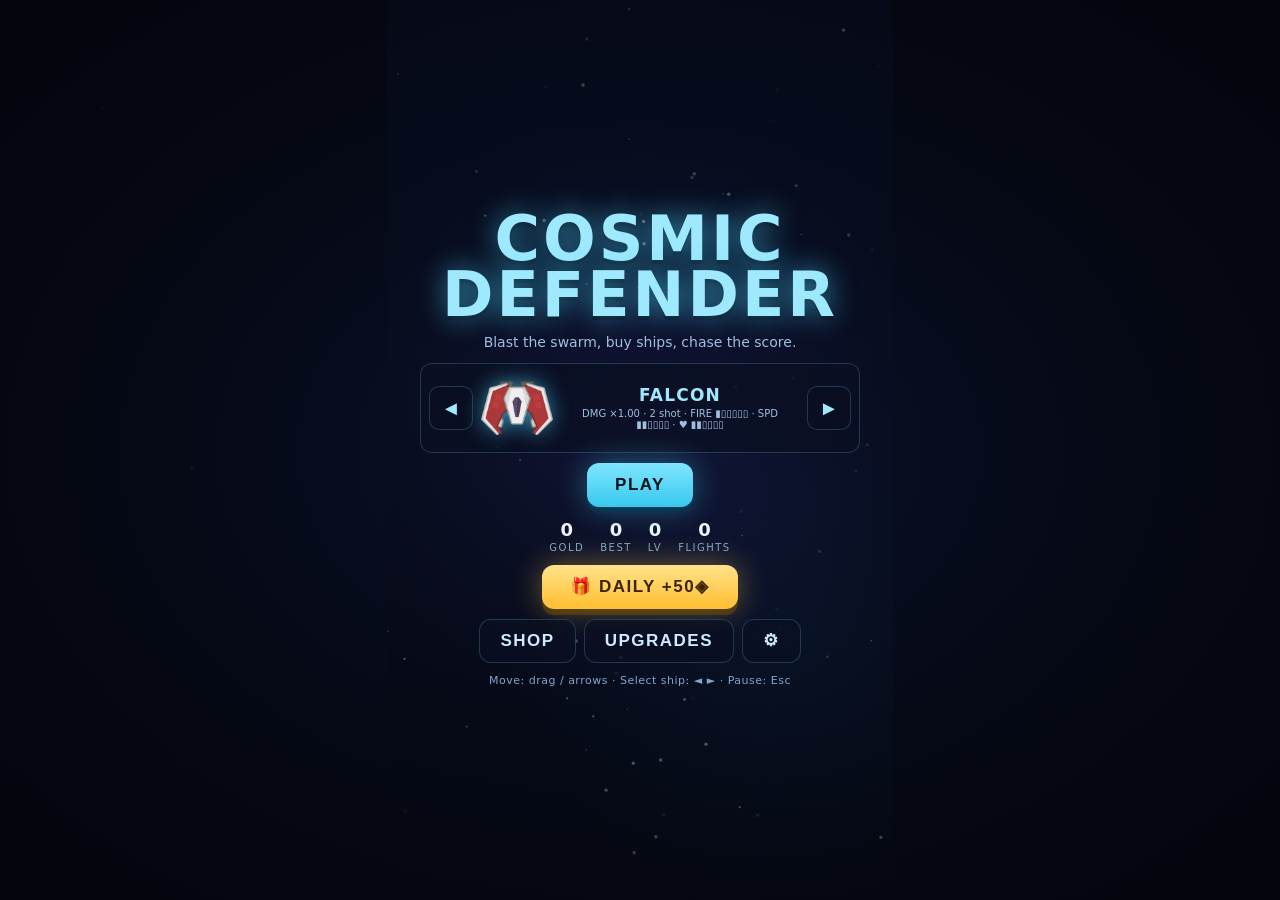
<file: cosmic-defender-vk/index.html>
<!DOCTYPE html>
<html lang="en">
<head>
  <meta charset="UTF-8" />
  <meta name="viewport" content="width=device-width, initial-scale=1.0, maximum-scale=1.0, user-scalable=no, viewport-fit=cover" />
  <meta name="theme-color" content="#05060f" />
  <meta name="apple-mobile-web-app-capable" content="yes" />
  <meta name="mobile-web-app-capable" content="yes" />
  <meta name="apple-mobile-web-app-status-bar-style" content="black-translucent" />
  <meta name="format-detection" content="telephone=no" />
  <meta name="description" content="Cosmic Defender — a fast vertical arcade space shooter." />
  <title>Cosmic Defender</title>
  <link rel="icon" type="image/png" href="icons/favicon.png" />
  <link rel="stylesheet" href="css/style.css" />
</head>
<body>
  <div id="app">
    <div id="canvas-holder">
      <canvas id="game"></canvas>
    </div>

    <div id="hud" style="display:none">
      <div class="hud-main">
        <div class="hud-box hud-box-score">
          <div class="hud-score" id="hud-score">0</div>
          <div class="hud-lvl" id="hud-lvl">LV 1</div>
        </div>
        <div class="hud-box hud-box-gold">
          <div class="hud-gold" id="hud-gold">◈ 0</div>
        </div>
        <div class="hud-box hud-box-best">
          <div class="hud-best-label" id="hud-best-label">BEST</div>
          <div class="hud-best-value" id="hud-best">0</div>
        </div>
        <div class="hud-box hud-box-hearts">
          <div id="hearts"></div>
        </div>
        <button class="hud-btn" id="pause-btn" aria-label="Pause">❚❚</button>
      </div>

      <div class="hud-combo" id="hud-combo" style="display:none">
        <span class="combo-mult" id="combo-mult">×1</span>
        <div class="combo-track">
          <div class="combo-fill" id="combo-fill"></div>
        </div>
      </div>

      <div class="hud-foot">
        <div class="hud-powerups" id="hud-powerups" style="display:none">
          <span class="pu pu-spread" id="pu-spread" style="display:none">SPREAD</span>
          <span class="pu pu-rapid"  id="pu-rapid"  style="display:none">RAPID</span>
          <span class="pu pu-shield" id="pu-shield" style="display:none">SHIELD</span>
          <span class="pu pu-bomb"   id="pu-bomb"   style="display:none">BOMB</span>
          <span class="pu pu-warp"   id="pu-warp"   style="display:none">WARP</span>
        </div>
        <div class="hud-event" id="hud-event" style="display:none"></div>
      </div>
    </div>

    <div id="center-ui" class="center-ui hidden"></div>

    <div id="loading-screen" class="overlay">
      <div class="load-inner">
        <div class="logo">COSMIC<br/>DEFENDER</div>
        <div class="bar"><span id="load-bar"></span></div>
        <div class="load-text" id="load-text">Launching…</div>
      </div>
    </div>
  </div>

  <!-- 1. VK Play iframe API (mailru.core.js) -->
  <script src="https://vkplay.ru/app/51212/static/mailru.core.js" onerror="console.warn('[VK Play] mailru.core.js failed to load — using mock')"></script>

  <!-- 2. Обёртка VK Play API (инициализирует window.vkPlayApi) -->
  <script src="js/vk-play-api.js"></script>

  <!-- 3. Игра -->
  <script src="js/audio.js"></script>
  <script src="js/main.js"></script>

  <!-- 4. Перехват покупок и рекламы через VK Play -->
  <script src="js/vk-hook.js"></script>
</body>
</html>
</file>
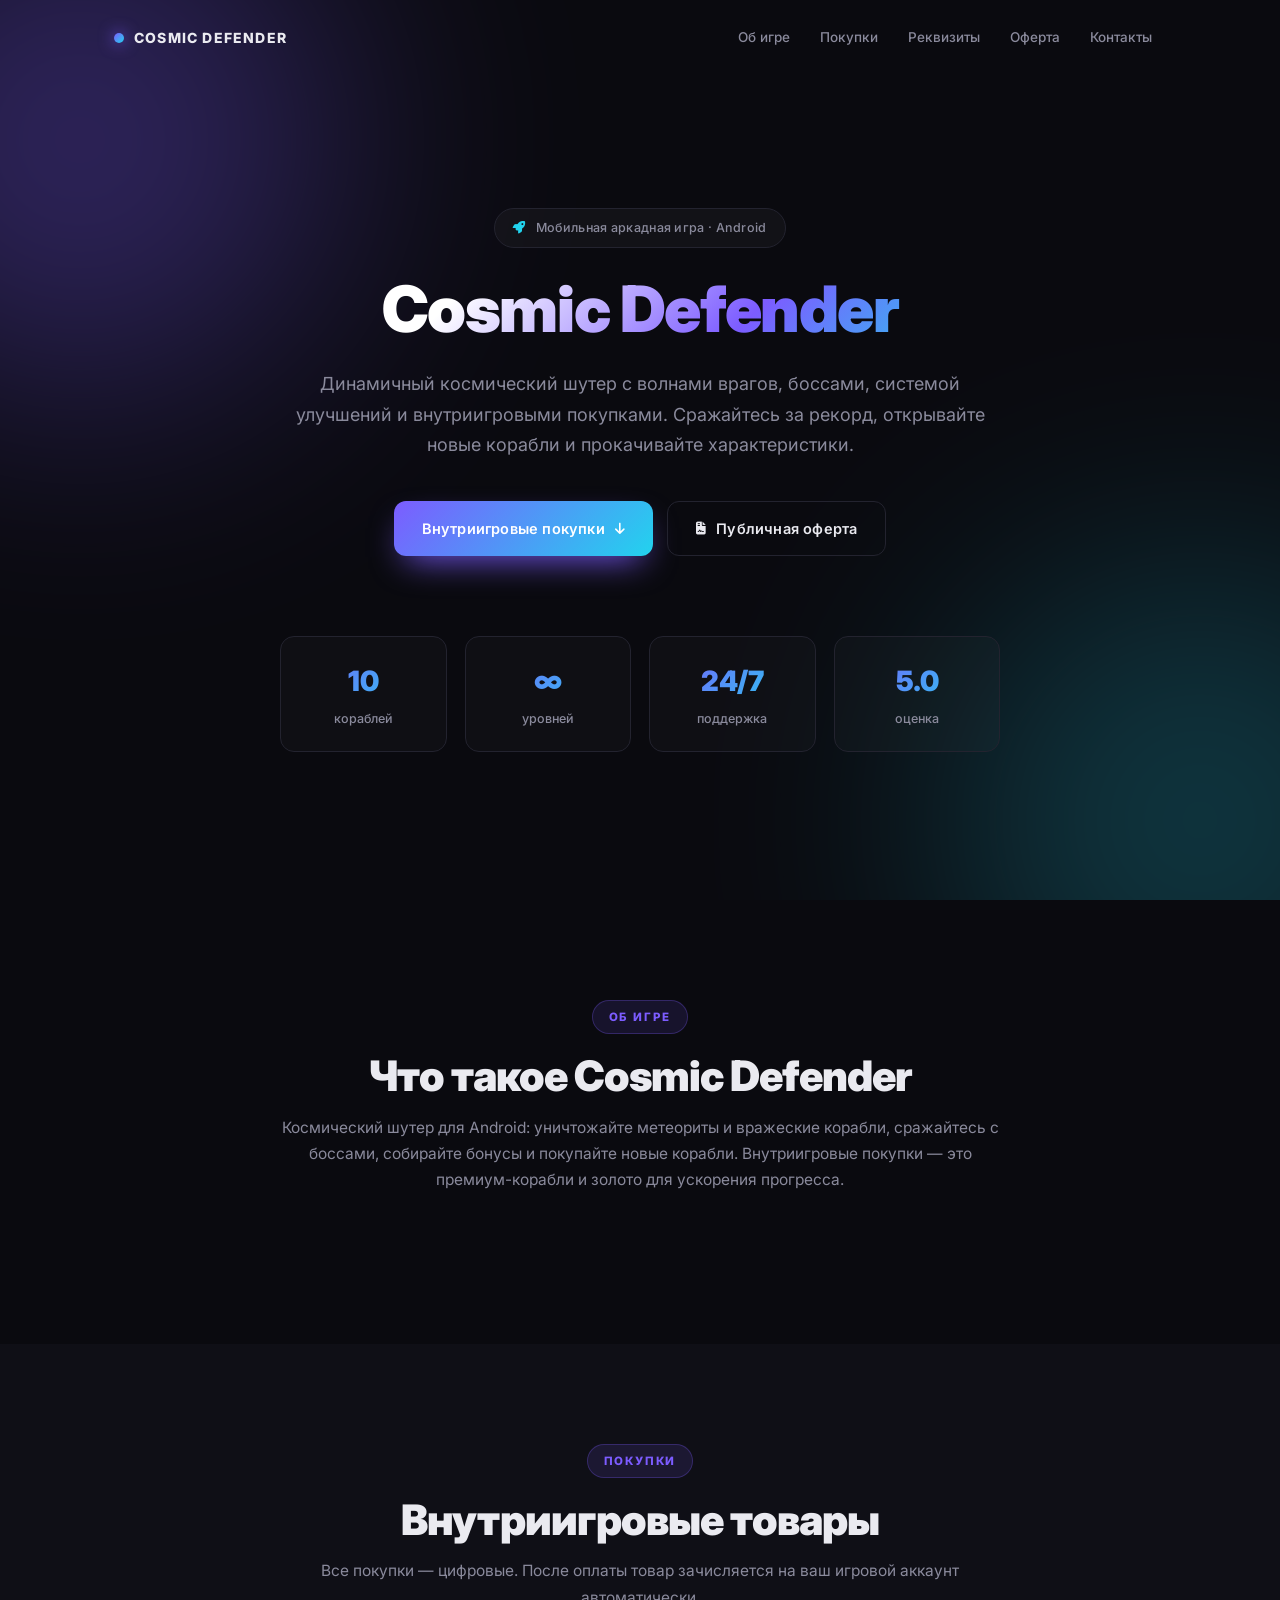
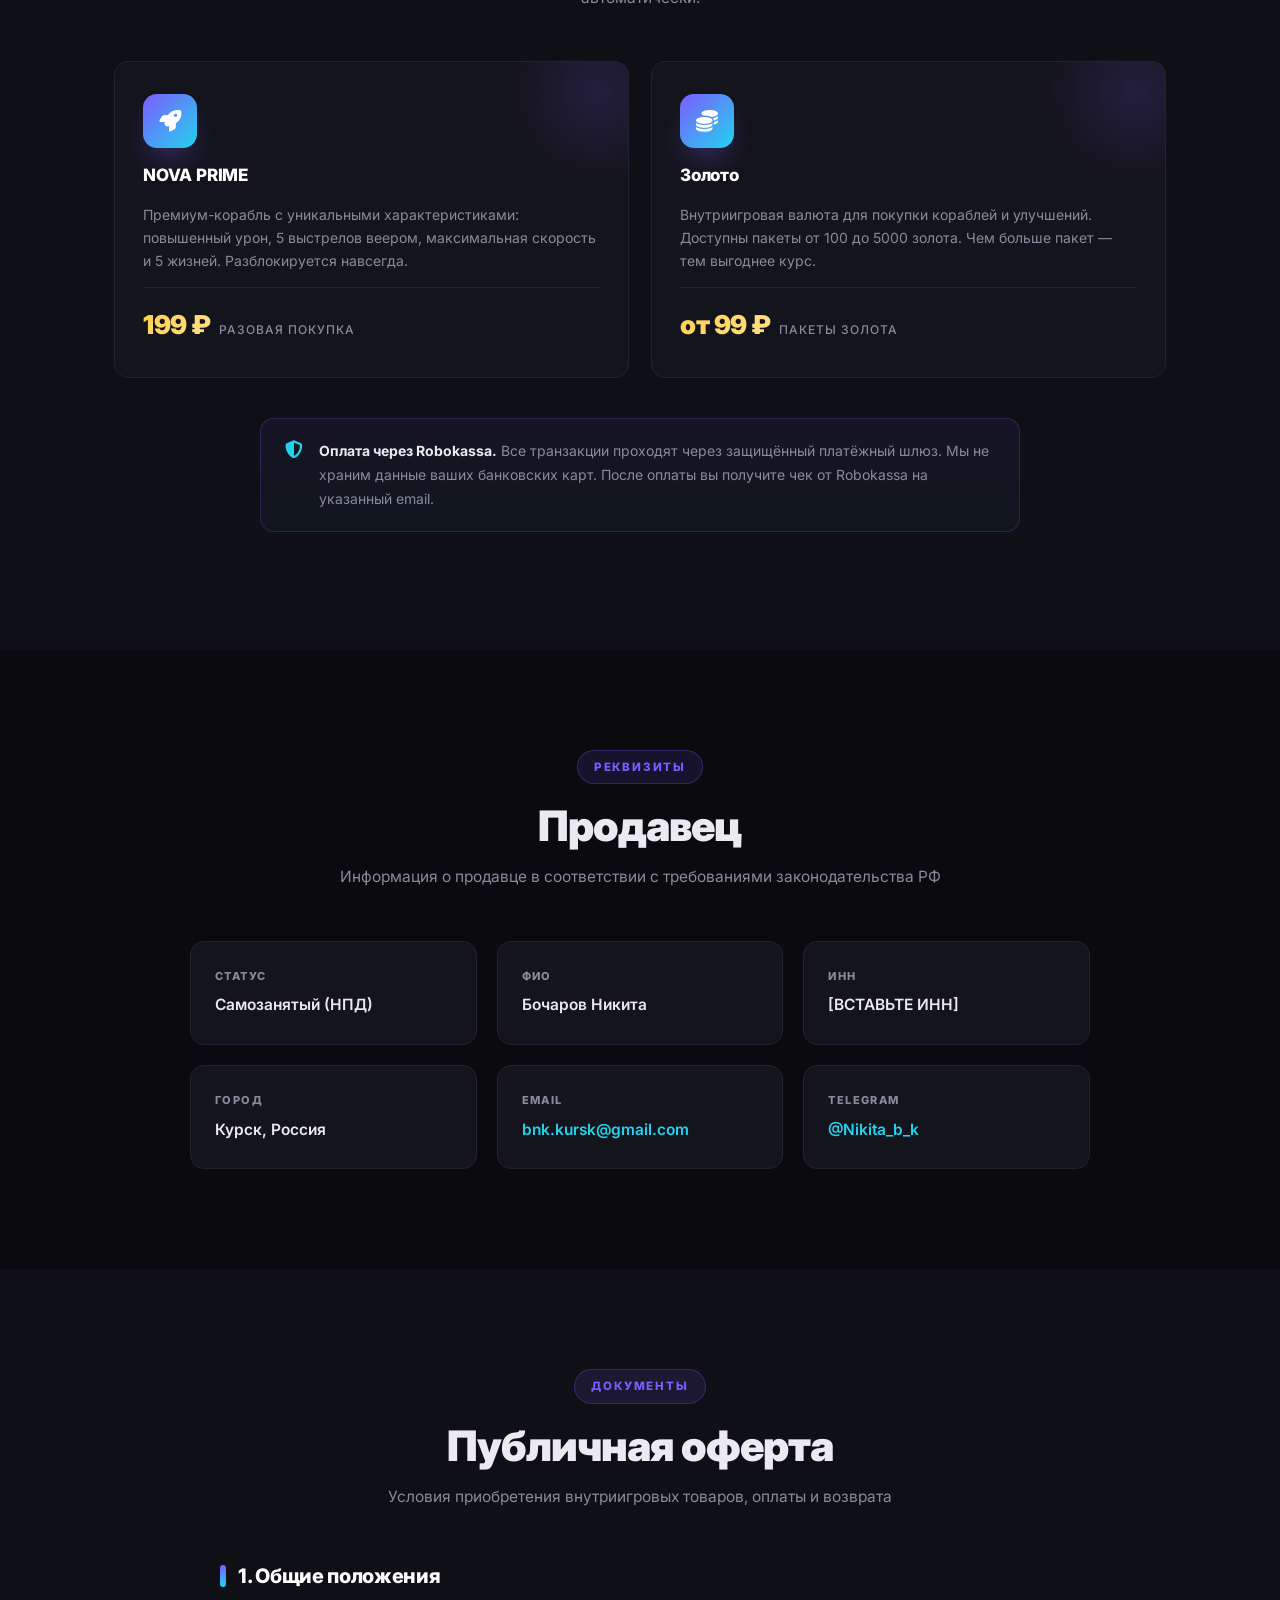
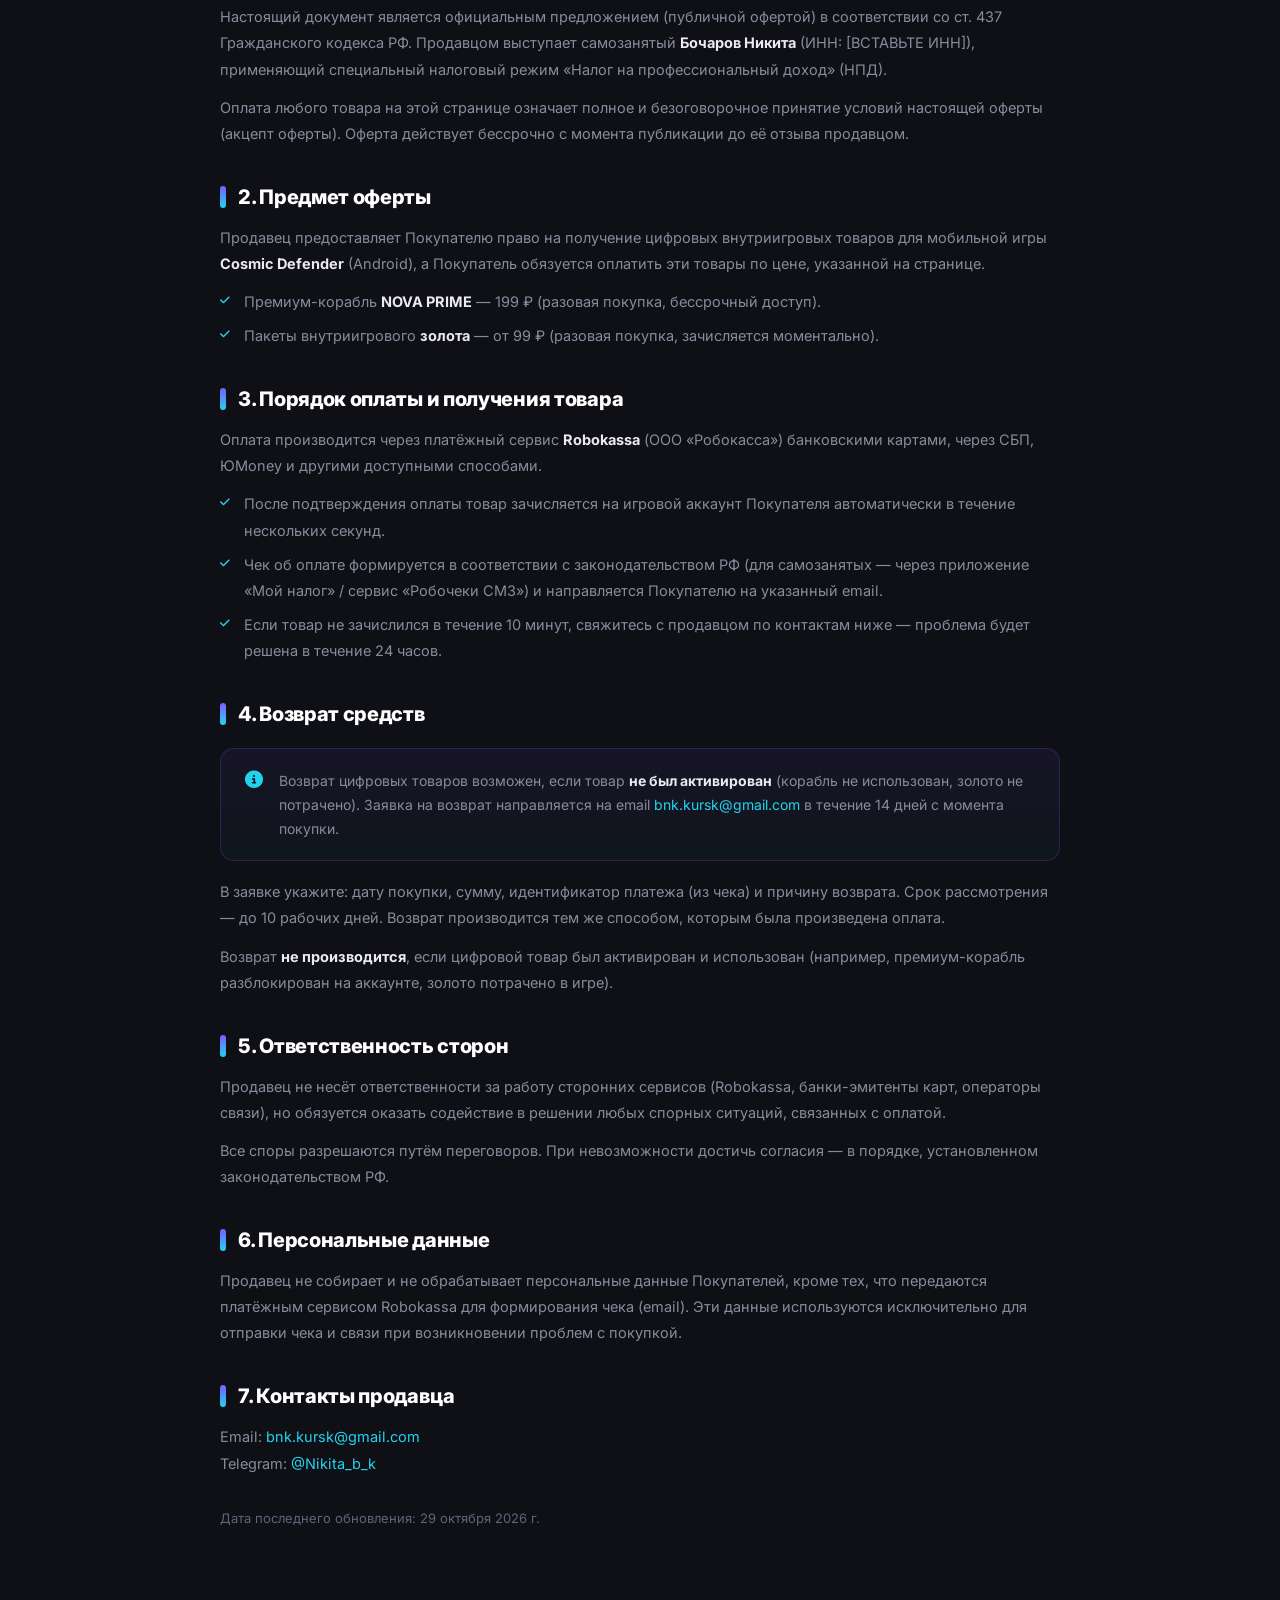
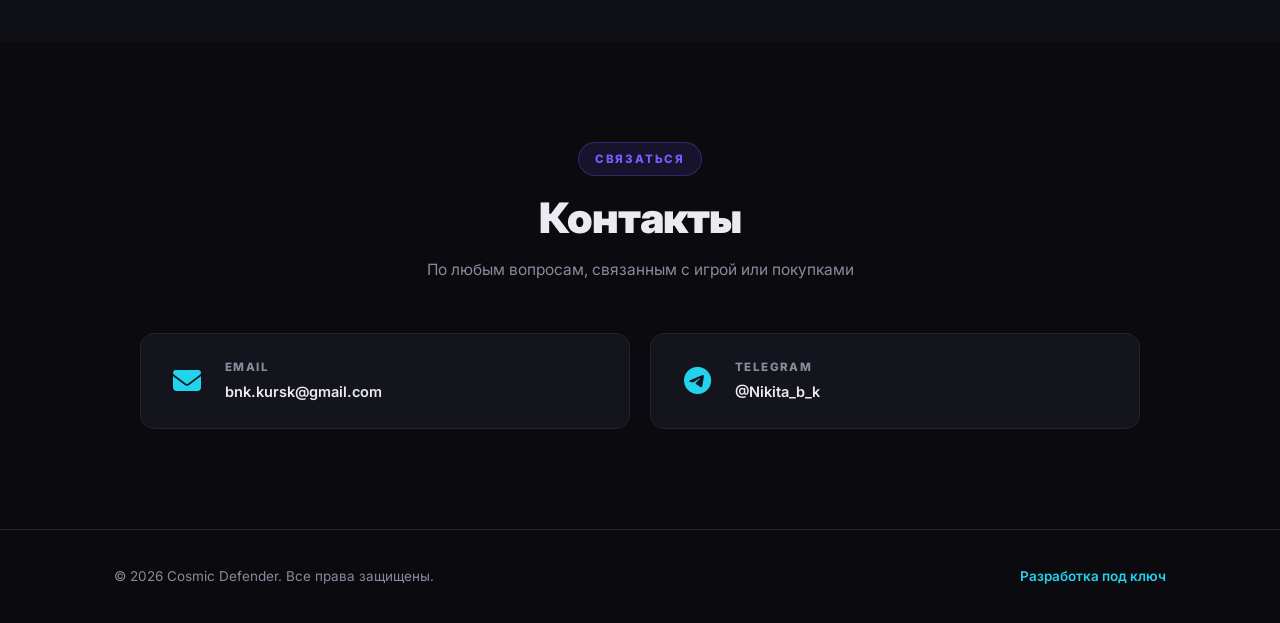
<file: cosmic-defender/index.html>
<!DOCTYPE html>
<html lang="ru">
<head>
<meta charset="UTF-8" />
<meta name="viewport" content="width=device-width, initial-scale=1.0" />
<title>Cosmic Defender — мобильная аркадная игра | Публичная оферта</title>
<meta name="description" content="Cosmic Defender — динамичный космический шутер для Android. Внутриигровые покупки, публичная оферта, условия возврата." />
<link rel="preconnect" href="https://fonts.googleapis.com">
<link rel="preconnect" href="https://fonts.gstatic.com" crossorigin>
<link href="https://fonts.googleapis.com/css2?family=Inter:wght@400;500;600;700;800;900&display=swap" rel="stylesheet">
<link rel="stylesheet" href="https://cdnjs.cloudflare.com/ajax/libs/font-awesome/6.5.1/css/all.min.css">
<style>
:root{
  --bg:#0a0a0f; --bg-alt:#0f0f16; --card:#14141d; --card-2:#1a1a24;
  --border:#23232f; --border-hi:#2f2f3d;
  --text:#eaeaf0; --muted:#8a8a9c; --muted-2:#63637a;
  --accent:#7c5cff; --accent-2:#22d3ee; --accent-3:#f472b6;
  --gold:#ffcf4a; --red:#ff5a4d;
  --radius:14px; --radius-sm:10px; --container:1100px;
  --shadow:0 20px 50px -20px rgba(0,0,0,.6);
}
*{margin:0;padding:0;box-sizing:border-box}
html{scroll-behavior:smooth}
body{font-family:'Inter',system-ui,-apple-system,'Segoe UI',Roboto,sans-serif;background:var(--bg);color:var(--text);line-height:1.6;overflow-x:hidden;-webkit-font-smoothing:antialiased}
a{color:inherit;text-decoration:none}
button{font-family:inherit;cursor:pointer;border:none;background:none;color:inherit}
.container{max-width:var(--container);margin:0 auto;padding:0 24px}

.reveal{opacity:0;transform:translateY(30px);transition:opacity .7s ease,transform .7s ease}
.reveal.visible{opacity:1;transform:none}
.reveal.d1{transition-delay:.05s}.reveal.d2{transition-delay:.1s}.reveal.d3{transition-delay:.15s}.reveal.d4{transition-delay:.2s}

/* Header */
.header{position:fixed;top:0;left:0;right:0;z-index:100;padding:18px 0;transition:all .3s ease}
.header.scrolled{padding:10px 0;background:rgba(10,10,15,.85);backdrop-filter:blur(14px);-webkit-backdrop-filter:blur(14px);border-bottom:1px solid var(--border)}
.header__inner{display:flex;align-items:center;justify-content:space-between;gap:20px}
.logo{display:flex;align-items:center;gap:10px;font-weight:800;letter-spacing:1.2px;font-size:14px;text-transform:uppercase}
.logo__dot{width:10px;height:10px;border-radius:50%;background:linear-gradient(135deg,var(--accent),var(--accent-2));box-shadow:0 0 16px var(--accent)}
.nav{display:flex;gap:2px}
.nav__link{padding:9px 14px;font-size:13.5px;color:var(--muted);border-radius:8px;transition:all .2s;font-weight:500}
.nav__link:hover{color:var(--text);background:rgba(255,255,255,.05)}

/* Hero */
.hero{position:relative;min-height:100vh;display:flex;align-items:center;padding:140px 0 80px;overflow:hidden}
.hero__glow{position:absolute;border-radius:50%;filter:blur(130px);opacity:.32;pointer-events:none;z-index:0}
.hero__glow--1{width:520px;height:520px;background:var(--accent);top:-120px;left:-180px}
.hero__glow--2{width:520px;height:520px;background:var(--accent-2);bottom:-180px;right:-180px;opacity:.22}
.hero__inner{position:relative;z-index:2;text-align:center}
.hero__badge{display:inline-flex;align-items:center;gap:9px;padding:9px 18px;border-radius:999px;border:1px solid var(--border);background:rgba(255,255,255,.03);font-size:12.5px;color:var(--muted);margin-bottom:26px;font-weight:500;letter-spacing:.3px}
.hero__badge i{color:var(--accent-2)}
.hero__title{font-size:clamp(32px,5.5vw,64px);line-height:1.08;font-weight:900;letter-spacing:-1.4px;background:linear-gradient(135deg,#fff 25%,var(--accent) 65%,var(--accent-2));-webkit-background-clip:text;background-clip:text;color:transparent;max-width:960px;margin:0 auto 26px}
.hero__subtitle{font-size:clamp(15px,1.55vw,18px);color:var(--muted);max-width:720px;margin:0 auto 40px;line-height:1.7}
.hero__cta{display:flex;gap:14px;justify-content:center;flex-wrap:wrap}

.btn{display:inline-flex;align-items:center;gap:10px;padding:15px 28px;border-radius:12px;font-size:14.5px;font-weight:600;transition:all .25s ease;letter-spacing:.2px}
.btn--primary{background:linear-gradient(135deg,var(--accent),var(--accent-2));color:#fff;box-shadow:0 14px 34px -12px var(--accent)}
.btn--primary:hover{transform:translateY(-2px);box-shadow:0 20px 44px -12px var(--accent)}
.btn--ghost{border:1px solid var(--border);color:var(--text)}
.btn--ghost:hover{border-color:var(--accent);color:var(--accent)}
.btn i{font-size:13px}

.hero__stats{display:grid;grid-template-columns:repeat(4,1fr);gap:18px;margin-top:80px;max-width:820px;margin-left:auto;margin-right:auto}
.stat{padding:22px 12px;border-radius:var(--radius);border:1px solid var(--border);background:rgba(255,255,255,.02);transition:border-color .25s}
.stat:hover{border-color:var(--border-hi)}
.stat__value{font-size:28px;font-weight:900;background:linear-gradient(135deg,var(--accent),var(--accent-2));-webkit-background-clip:text;background-clip:text;color:transparent;letter-spacing:-.5px}
.stat__label{font-size:12.5px;color:var(--muted);margin-top:5px;font-weight:500}

/* Sections */
.section{padding:100px 0;position:relative}
.section--alt{background:var(--bg-alt)}
.section__title{font-size:clamp(26px,3.5vw,42px);font-weight:900;letter-spacing:-1px;margin-bottom:14px;text-align:center;line-height:1.15}
.section__subtitle{text-align:center;color:var(--muted);max-width:720px;margin:0 auto 50px;font-size:15.5px;line-height:1.7}
.tag{display:inline-block;padding:7px 16px;border-radius:999px;font-size:11.5px;font-weight:800;letter-spacing:1.8px;background:rgba(124,92,255,.12);color:var(--accent);border:1px solid rgba(124,92,255,.28);margin-bottom:18px;text-transform:uppercase}

/* Products */
.products{display:grid;grid-template-columns:repeat(auto-fit,minmax(280px,1fr));gap:22px;margin-bottom:40px}
.product{padding:32px 28px;background:var(--card);border:1px solid var(--border);border-radius:var(--radius);transition:all .3s ease;position:relative;overflow:hidden;display:flex;flex-direction:column;gap:14px}
.product::before{content:'';position:absolute;top:-60px;right:-60px;width:180px;height:180px;border-radius:50%;background:radial-gradient(circle,rgba(124,92,255,.15),transparent 70%);pointer-events:none}
.product:hover{border-color:rgba(124,92,255,.5);transform:translateY(-4px);box-shadow:0 24px 50px -22px rgba(124,92,255,.5)}
.product__icon{display:inline-flex;align-items:center;justify-content:center;width:54px;height:54px;border-radius:14px;background:linear-gradient(135deg,var(--accent),var(--accent-2));color:#fff;font-size:22px;box-shadow:0 16px 32px -16px var(--accent)}
.product h3{font-size:17px;font-weight:800;letter-spacing:-.2px;color:#fff}
.product p{color:var(--muted);font-size:14px;line-height:1.65;flex:1}
.product__price{display:flex;align-items:baseline;gap:8px;margin-top:auto;padding-top:16px;border-top:1px solid var(--border)}
.product__price-value{font-size:26px;font-weight:900;background:linear-gradient(135deg,var(--gold),#ffe28a);-webkit-background-clip:text;background-clip:text;color:transparent;letter-spacing:-.5px}
.product__price-label{font-size:12px;color:var(--muted);font-weight:500;text-transform:uppercase;letter-spacing:1px}

/* Info blocks (requisites, contacts) */
.info-grid{display:grid;grid-template-columns:repeat(auto-fit,minmax(240px,1fr));gap:20px;max-width:900px;margin:0 auto}
.info-card{padding:26px 24px;background:var(--card);border:1px solid var(--border);border-radius:var(--radius);transition:all .25s ease}
.info-card:hover{border-color:rgba(34,211,238,.4)}
.info-card__label{font-size:11px;font-weight:800;letter-spacing:1.4px;text-transform:uppercase;color:var(--muted);margin-bottom:8px}
.info-card__value{font-size:15.5px;font-weight:600;color:var(--text);word-break:break-word}
.info-card__value a{color:var(--accent-2);transition:color .2s}
.info-card__value a:hover{color:var(--accent)}

/* Legal / Offer */
.legal{max-width:840px;margin:0 auto}
.legal h3{font-size:20px;font-weight:800;letter-spacing:-.3px;color:#fff;margin:34px 0 12px;display:flex;align-items:center;gap:12px}
.legal h3::before{content:'';width:6px;height:22px;border-radius:3px;background:linear-gradient(180deg,var(--accent),var(--accent-2));display:inline-block}
.legal h3:first-child{margin-top:0}
.legal p{color:var(--muted);font-size:14.5px;line-height:1.8;margin-bottom:12px}
.legal ul{list-style:none;padding:0;margin:10px 0 16px}
.legal ul li{position:relative;padding-left:24px;color:var(--muted);font-size:14.5px;line-height:1.8;margin-bottom:8px}
.legal ul li::before{content:'\f00c';font-family:'Font Awesome 6 Free';font-weight:900;position:absolute;left:0;top:2px;color:var(--accent-2);font-size:11px}
.legal strong{color:var(--text);font-weight:700}
.legal .callout{padding:20px 24px;background:linear-gradient(180deg,rgba(124,92,255,.07),rgba(34,211,238,.035));border:1px solid rgba(124,92,255,.22);border-radius:var(--radius);margin:18px 0;display:flex;gap:16px;align-items:flex-start}
.legal .callout i{color:var(--accent-2);font-size:18px;margin-top:2px;flex-shrink:0}
.legal .callout div{color:var(--muted);font-size:14px;line-height:1.7}

/* Contact */
.contact{display:grid;grid-template-columns:repeat(auto-fit,minmax(240px,1fr));gap:20px;max-width:1000px;margin:0 auto}
.contact__link{display:flex;align-items:center;gap:18px;padding:24px 26px;background:var(--card);border:1px solid var(--border);border-radius:var(--radius);transition:all .25s ease}
.contact__link:hover{border-color:var(--accent);transform:translateY(-4px);box-shadow:0 20px 44px -20px var(--accent)}
.contact__link i:first-child{font-size:28px;width:40px;text-align:center;color:var(--accent-2)}
.contact__link:hover i:first-child{color:var(--accent)}
.contact__link-info{display:flex;flex-direction:column;gap:4px;min-width:0}
.contact__link-title{font-size:11.5px;font-weight:800;letter-spacing:1.4px;text-transform:uppercase;color:var(--muted)}
.contact__link-value{font-size:14.5px;font-weight:600;color:var(--text);word-break:break-all}

/* Footer */
.footer{padding:36px 0;border-top:1px solid var(--border);background:var(--bg)}
.footer__inner{display:flex;align-items:center;justify-content:space-between;gap:20px;flex-wrap:wrap;color:var(--muted);font-size:13.5px}
.footer__tag{color:var(--accent-2);font-weight:600}

/* Responsive */
@media (max-width:960px){
  .section{padding:80px 0}
  .hero__stats{grid-template-columns:repeat(2,1fr);margin-top:60px}
}
@media (max-width:760px){
  .nav{display:none}
  .section{padding:70px 0}
  .hero{padding:120px 0 60px}
  .products{grid-template-columns:1fr}
}
</style>
</head>
<body>

<header class="header" id="header">
  <div class="container header__inner">
    <a href="#top" class="logo" onclick="scrollTop(event)">
      <span class="logo__dot"></span>
      <span>Cosmic Defender</span>
    </a>
    <nav class="nav">
      <a class="nav__link" href="#game">Об игре</a>
      <a class="nav__link" href="#products">Покупки</a>
      <a class="nav__link" href="#requisites">Реквизиты</a>
      <a class="nav__link" href="#legal">Оферта</a>
      <a class="nav__link" href="#contact">Контакты</a>
    </nav>
  </div>
</header>

<section class="hero" id="top">
  <div class="hero__glow hero__glow--1"></div>
  <div class="hero__glow hero__glow--2"></div>
  <div class="container hero__inner">
    <div class="hero__badge reveal">
      <i class="fa-solid fa-rocket"></i>
      <span>Мобильная аркадная игра · Android</span>
    </div>
    <h1 class="hero__title reveal d1">Cosmic Defender</h1>
    <p class="hero__subtitle reveal d2">
      Динамичный космический шутер с волнами врагов, боссами, системой улучшений и внутриигровыми покупками. Сражайтесь за рекорд, открывайте новые корабли и прокачивайте характеристики.
    </p>
    <div class="hero__cta reveal d3">
      <a href="#products" class="btn btn--primary">
        <span>Внутриигровые покупки</span>
        <i class="fa-solid fa-arrow-down"></i>
      </a>
      <a href="#legal" class="btn btn--ghost">
        <i class="fa-solid fa-file-contract"></i>
        <span>Публичная оферта</span>
      </a>
    </div>
    <div class="hero__stats reveal d4">
      <div class="stat"><div class="stat__value">10</div><div class="stat__label">кораблей</div></div>
      <div class="stat"><div class="stat__value">∞</div><div class="stat__label">уровней</div></div>
      <div class="stat"><div class="stat__value">24/7</div><div class="stat__label">поддержка</div></div>
      <div class="stat"><div class="stat__value">5.0</div><div class="stat__label">оценка</div></div>
    </div>
  </div>
</section>

<section class="section" id="game">
  <div class="container">
    <div style="text-align:center">
      <span class="tag reveal">Об игре</span>
      <h2 class="section__title reveal d1">Что такое Cosmic Defender</h2>
      <p class="section__subtitle reveal d2">
        Космический шутер для Android: уничтожайте метеориты и вражеские корабли, сражайтесь с боссами, собирайте бонусы и покупайте новые корабли. Внутриигровые покупки — это премиум-корабли и золото для ускорения прогресса.
      </p>
    </div>
  </div>
</section>

<section class="section section--alt" id="products">
  <div class="container">
    <div style="text-align:center">
      <span class="tag reveal">Покупки</span>
      <h2 class="section__title reveal d1">Внутриигровые товары</h2>
      <p class="section__subtitle reveal d2">
        Все покупки — цифровые. После оплаты товар зачисляется на ваш игровой аккаунт автоматически.
      </p>
    </div>
    <div class="products">
      <div class="product reveal">
        <div class="product__icon"><i class="fa-solid fa-rocket"></i></div>
        <h3>NOVA PRIME</h3>
        <p>Премиум-корабль с уникальными характеристиками: повышенный урон, 5 выстрелов веером, максимальная скорость и 5 жизней. Разблокируется навсегда.</p>
        <div class="product__price">
          <span class="product__price-value">199 ₽</span>
          <span class="product__price-label">разовая покупка</span>
        </div>
      </div>
      <div class="product reveal d1">
        <div class="product__icon"><i class="fa-solid fa-coins"></i></div>
        <h3>Золото</h3>
        <p>Внутриигровая валюта для покупки кораблей и улучшений. Доступны пакеты от 100 до 5000 золота. Чем больше пакет — тем выгоднее курс.</p>
        <div class="product__price">
          <span class="product__price-value">от 99 ₽</span>
          <span class="product__price-label">пакеты золота</span>
        </div>
      </div>
    </div>
    <div class="legal" style="max-width:760px;margin-top:30px">
      <div class="callout reveal">
        <i class="fa-solid fa-shield-halved"></i>
        <div>
          <strong>Оплата через Robokassa.</strong> Все транзакции проходят через защищённый платёжный шлюз. Мы не храним данные ваших банковских карт. После оплаты вы получите чек от Robokassa на указанный email.
        </div>
      </div>
    </div>
  </div>
</section>

<section class="section" id="requisites">
  <div class="container">
    <div style="text-align:center">
      <span class="tag reveal">Реквизиты</span>
      <h2 class="section__title reveal d1">Продавец</h2>
      <p class="section__subtitle reveal d2">
        Информация о продавце в соответствии с требованиями законодательства РФ
      </p>
    </div>
    <div class="info-grid">
      <div class="info-card reveal">
        <div class="info-card__label">Статус</div>
        <div class="info-card__value">Самозанятый (НПД)</div>
      </div>
      <div class="info-card reveal d1">
        <div class="info-card__label">ФИО</div>
        <div class="info-card__value">Бочаров Никита</div>
      </div>
      <div class="info-card reveal d2">
        <div class="info-card__label">ИНН</div>
        <div class="info-card__value">[ВСТАВЬТЕ ИНН]</div>
      </div>
      <div class="info-card reveal d3">
        <div class="info-card__label">Город</div>
        <div class="info-card__value">Курск, Россия</div>
      </div>
      <div class="info-card reveal">
        <div class="info-card__label">Email</div>
        <div class="info-card__value"><a href="mailto:bnk.kursk@gmail.com">bnk.kursk@gmail.com</a></div>
      </div>
      <div class="info-card reveal d1">
        <div class="info-card__label">Telegram</div>
        <div class="info-card__value"><a href="https://t.me/Nikita_b_k" target="_blank" rel="noreferrer">@Nikita_b_k</a></div>
      </div>
    </div>
  </div>
</section>

<section class="section section--alt" id="legal">
  <div class="container">
    <div style="text-align:center">
      <span class="tag reveal">Документы</span>
      <h2 class="section__title reveal d1">Публичная оферта</h2>
      <p class="section__subtitle reveal d2">
        Условия приобретения внутриигровых товаров, оплаты и возврата
      </p>
    </div>
    <div class="legal">
      <div class="reveal">
        <h3>1. Общие положения</h3>
        <p>
          Настоящий документ является официальным предложением (публичной офертой) в соответствии со ст. 437 Гражданского кодекса РФ. Продавцом выступает самозанятый <strong>Бочаров Никита</strong> (ИНН: [ВСТАВЬТЕ ИНН]), применяющий специальный налоговый режим «Налог на профессиональный доход» (НПД).
        </p>
        <p>
          Оплата любого товара на этой странице означает полное и безоговорочное принятие условий настоящей оферты (акцепт оферты). Оферта действует бессрочно с момента публикации до её отзыва продавцом.
        </p>

        <h3>2. Предмет оферты</h3>
        <p>
          Продавец предоставляет Покупателю право на получение цифровых внутриигровых товаров для мобильной игры <strong>Cosmic Defender</strong> (Android), а Покупатель обязуется оплатить эти товары по цене, указанной на странице.
        </p>
        <ul>
          <li>Премиум-корабль <strong>NOVA PRIME</strong> — 199 ₽ (разовая покупка, бессрочный доступ).</li>
          <li>Пакеты внутриигрового <strong>золота</strong> — от 99 ₽ (разовая покупка, зачисляется моментально).</li>
        </ul>

        <h3>3. Порядок оплаты и получения товара</h3>
        <p>
          Оплата производится через платёжный сервис <strong>Robokassa</strong> (ООО «Робокасса») банковскими картами, через СБП, ЮMoney и другими доступными способами.
        </p>
        <ul>
          <li>После подтверждения оплаты товар зачисляется на игровой аккаунт Покупателя автоматически в течение нескольких секунд.</li>
          <li>Чек об оплате формируется в соответствии с законодательством РФ (для самозанятых — через приложение «Мой налог» / сервис «Робочеки СМЗ») и направляется Покупателю на указанный email.</li>
          <li>Если товар не зачислился в течение 10 минут, свяжитесь с продавцом по контактам ниже — проблема будет решена в течение 24 часов.</li>
        </ul>

        <h3>4. Возврат средств</h3>
        <div class="callout">
          <i class="fa-solid fa-circle-info"></i>
          <div>
            Возврат цифровых товаров возможен, если товар <strong>не был активирован</strong> (корабль не использован, золото не потрачено). Заявка на возврат направляется на email <a href="mailto:bnk.kursk@gmail.com" style="color:var(--accent-2)">bnk.kursk@gmail.com</a> в течение 14 дней с момента покупки.
          </div>
        </div>
        <p>
          В заявке укажите: дату покупки, сумму, идентификатор платежа (из чека) и причину возврата. Срок рассмотрения — до 10 рабочих дней. Возврат производится тем же способом, которым была произведена оплата.
        </p>
        <p>
          Возврат <strong>не производится</strong>, если цифровой товар был активирован и использован (например, премиум-корабль разблокирован на аккаунте, золото потрачено в игре).
        </p>

        <h3>5. Ответственность сторон</h3>
        <p>
          Продавец не несёт ответственности за работу сторонних сервисов (Robokassa, банки-эмитенты карт, операторы связи), но обязуется оказать содействие в решении любых спорных ситуаций, связанных с оплатой.
        </p>
        <p>
          Все споры разрешаются путём переговоров. При невозможности достичь согласия — в порядке, установленном законодательством РФ.
        </p>

        <h3>6. Персональные данные</h3>
        <p>
          Продавец не собирает и не обрабатывает персональные данные Покупателей, кроме тех, что передаются платёжным сервисом Robokassa для формирования чека (email). Эти данные используются исключительно для отправки чека и связи при возникновении проблем с покупкой.
        </p>

        <h3>7. Контакты продавца</h3>
        <p>
          Email: <a href="mailto:bnk.kursk@gmail.com" style="color:var(--accent-2)">bnk.kursk@gmail.com</a><br>
          Telegram: <a href="https://t.me/Nikita_b_k" target="_blank" rel="noreferrer" style="color:var(--accent-2)">@Nikita_b_k</a>
        </p>

        <p style="margin-top:30px;font-size:13px;color:var(--muted-2)">
          Дата последнего обновления: 29 октября 2026 г.
        </p>
      </div>
    </div>
  </div>
</section>

<section class="section" id="contact">
  <div class="container">
    <div style="text-align:center">
      <span class="tag reveal">Связаться</span>
      <h2 class="section__title reveal d1">Контакты</h2>
      <p class="section__subtitle reveal d2">
        По любым вопросам, связанным с игрой или покупками
      </p>
    </div>
    <div class="contact reveal d3">
      <a class="contact__link" href="mailto:bnk.kursk@gmail.com">
        <i class="fa-solid fa-envelope"></i>
        <div class="contact__link-info">
          <span class="contact__link-title">Email</span>
          <span class="contact__link-value">bnk.kursk@gmail.com</span>
        </div>
      </a>
      <a class="contact__link" href="https://t.me/Nikita_b_k" target="_blank" rel="noreferrer">
        <i class="fa-brands fa-telegram"></i>
        <div class="contact__link-info">
          <span class="contact__link-title">Telegram</span>
          <span class="contact__link-value">@Nikita_b_k</span>
        </div>
      </a>
    </div>
  </div>
</section>

<footer class="footer">
  <div class="container footer__inner">
    <div>© <span id="year"></span> Cosmic Defender. Все права защищены.</div>
    <div class="footer__tag">Разработка под ключ</div>
  </div>
</footer>

<script>
// Header scroll
const header = document.getElementById('header');
window.addEventListener('scroll', () => {
  header.classList.toggle('scrolled', window.scrollY > 30);
});

// Smooth scroll
function scrollTop(e) { e.preventDefault(); window.scrollTo({ top: 0, behavior: 'smooth' }); }
document.querySelectorAll('a[href^="#"]').forEach(a => {
  a.addEventListener('click', e => {
    const id = a.getAttribute('href').slice(1);
    if (!id) return;
    const el = document.getElementById(id);
    if (el) { e.preventDefault(); el.scrollIntoView({ behavior: 'smooth', block: 'start' }); }
  });
});

// Reveal
const io = new IntersectionObserver(entries => {
  entries.forEach(en => { if (en.isIntersecting) { en.target.classList.add('visible'); io.unobserve(en.target); } });
}, { threshold: 0.12, rootMargin: '0px 0px -60px 0px' });
document.querySelectorAll('.reveal').forEach(el => io.observe(el));

// Year
document.getElementById('year').textContent = new Date().getFullYear();
</script>
</body>
</html>
</file>
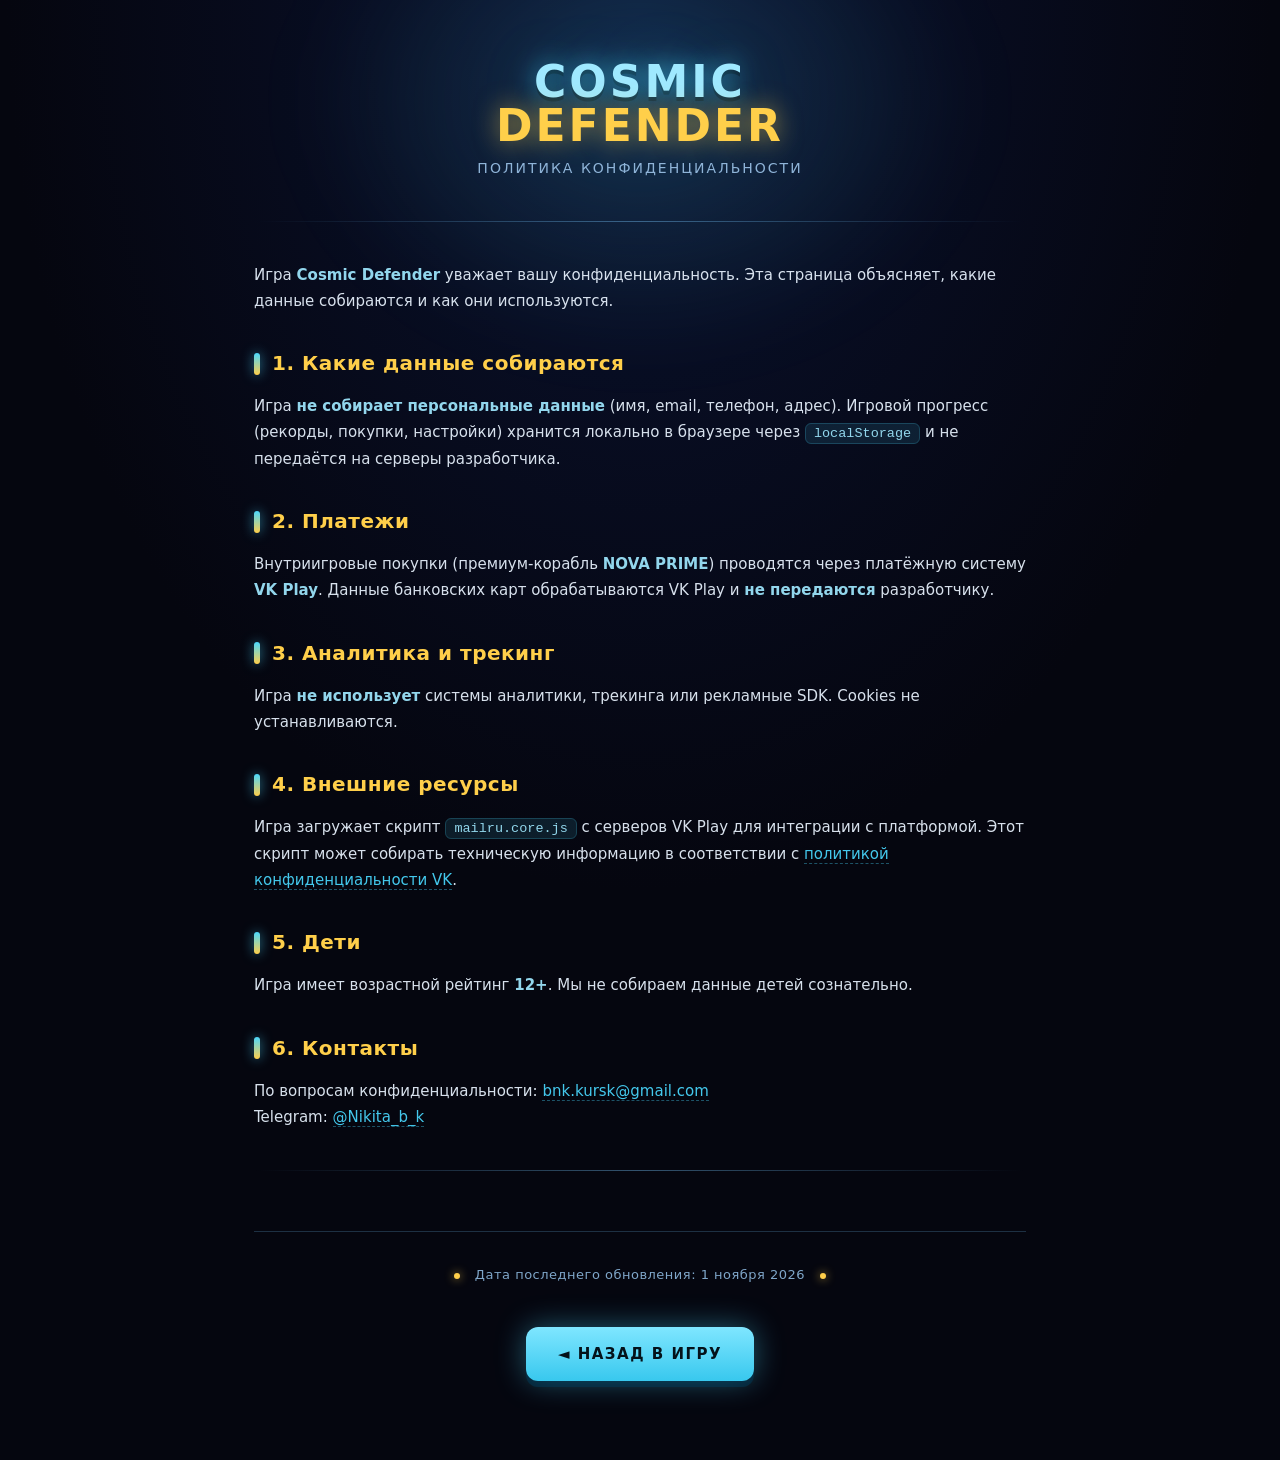
<file: cosmic-defender-vk/privacy.html>
<!DOCTYPE html>
<html lang="ru">
<head>
<meta charset="UTF-8">
<meta name="viewport" content="width=device-width, initial-scale=1.0">
<meta name="theme-color" content="#05060f">
<title>Политика конфиденциальности — Cosmic Defender</title>
<style>
:root{
  --bg:#05060f; --bg-alt:#0a1230;
  --cyan:#4ad9ff; --cyan-bright:#9fe9ff; --gold:#ffcf4a;
  --text:#eaf4ff; --muted:#8fb4d8; --muted-2:#7fa6c9;
  --panel:rgba(10,16,34,0.72); --panel-border:rgba(120,200,255,0.22);
}

*{margin:0;padding:0;box-sizing:border-box}

html,body{
  min-height:100vh;
  background:var(--bg);
  color:var(--text);
  font-family:"Segoe UI","Roboto",system-ui,-apple-system,sans-serif;
  line-height:1.75;
  overflow-x:hidden;
}

/* Звёздный фон */
body::before{
  content:"";
  position:fixed;
  inset:0;
  z-index:0;
  background:
    radial-gradient(ellipse at 50% 0%, #0a1230 0%, #05060f 70%),
    radial-gradient(1.5px 1.5px at 8%  12%, rgba(255,255,255,0.75) 50%, transparent 50%),
    radial-gradient(1px   1px   at 22% 28%, rgba(200,230,255,0.55) 50%, transparent 50%),
    radial-gradient(1px   1px   at 42% 8%,  rgba(255,255,255,0.65) 50%, transparent 50%),
    radial-gradient(2px   2px   at 68% 22%, rgba(200,230,255,0.55) 50%, transparent 50%),
    radial-gradient(1px   1px   at 88% 14%, rgba(255,255,255,0.60) 50%, transparent 50%),
    radial-gradient(1.5px 1.5px at 15% 52%, rgba(255,255,255,0.50) 50%, transparent 50%),
    radial-gradient(1px   1px   at 78% 48%, rgba(200,230,255,0.50) 50%, transparent 50%),
    radial-gradient(1px   1px   at 32% 72%, rgba(255,255,255,0.55) 50%, transparent 50%),
    radial-gradient(1.5px 1.5px at 60% 84%, rgba(200,230,255,0.50) 50%, transparent 50%),
    radial-gradient(1px   1px   at 92% 68%, rgba(255,255,255,0.60) 50%, transparent 50%),
    radial-gradient(1px   1px   at 6%  92%, rgba(200,230,255,0.50) 50%, transparent 50%);
  pointer-events:none;
}

/* Свечение сверху */
body::after{
  content:"";
  position:fixed;
  top:-200px; left:50%;
  transform:translateX(-50%);
  width:800px; height:600px;
  background:radial-gradient(ellipse, rgba(74,217,255,0.18) 0%, transparent 60%);
  pointer-events:none;
  z-index:0;
  filter:blur(40px);
}

.wrap{
  position:relative;
  z-index:1;
  max-width:820px;
  margin:0 auto;
  padding:60px 24px 80px;
}

/* Шапка */
.logo{
  text-align:center;
  margin-bottom:8px;
  font-size:clamp(28px,6vw,44px);
  font-weight:800;
  letter-spacing:3px;
  line-height:1;
  color:var(--cyan-bright);
  text-shadow:
    0 0 24px rgba(74,217,255,0.65),
    0 0 60px rgba(74,217,255,0.25),
    0 4px 0 rgba(0,0,0,0.4);
}
.logo span{color:var(--gold);text-shadow:0 0 24px rgba(255,207,74,0.6)}

.subtitle{
  text-align:center;
  color:var(--muted);
  font-size:14px;
  letter-spacing:2px;
  text-transform:uppercase;
  margin-bottom:40px;
}

h1{
  font-size:clamp(24px,4.5vw,32px);
  font-weight:800;
  color:var(--cyan-bright);
  letter-spacing:0.5px;
  margin-bottom:8px;
  text-shadow:0 0 18px rgba(74,217,255,0.4);
}

.divider{
  width:100%;
  height:1px;
  margin:40px 0;
  background:linear-gradient(90deg, transparent, rgba(120,200,255,0.4), transparent);
}

h2{
  font-size:clamp(16px,3vw,20px);
  font-weight:800;
  color:var(--gold);
  letter-spacing:0.5px;
  margin:32px 0 12px;
  display:flex;
  align-items:center;
  gap:12px;
}
h2::before{
  content:"";
  display:inline-block;
  width:6px;
  height:22px;
  border-radius:3px;
  background:linear-gradient(180deg,var(--cyan),var(--gold));
  box-shadow:0 0 12px rgba(74,217,255,0.6);
  flex-shrink:0;
}

p{
  color:var(--text);
  font-size:15px;
  margin-bottom:14px;
  opacity:0.92;
}

strong{
  color:var(--cyan-bright);
  font-weight:700;
}

code{
  background:rgba(74,217,255,0.12);
  color:var(--cyan-bright);
  padding:2px 8px;
  border-radius:6px;
  font-family:"JetBrains Mono","Consolas",monospace;
  font-size:0.9em;
  border:1px solid rgba(74,217,255,0.22);
}

a{
  color:var(--cyan);
  text-decoration:none;
  border-bottom:1px dashed rgba(74,217,255,0.4);
  transition:color .2s, border-color .2s;
}
a:hover{color:var(--cyan-bright);border-color:var(--cyan-bright)}

.footer{
  margin-top:60px;
  padding-top:32px;
  border-top:1px solid var(--panel-border);
  text-align:center;
  color:var(--muted-2);
  font-size:13px;
  letter-spacing:0.5px;
}
.footer .dot{
  display:inline-block;
  width:6px;height:6px;
  border-radius:50%;
  background:var(--gold);
  box-shadow:0 0 10px rgba(255,207,74,0.8);
  margin:0 10px;
  vertical-align:middle;
}

/* Кнопка назад */
.back{
  display:inline-flex;
  align-items:center;
  gap:10px;
  margin-top:40px;
  padding:14px 32px;
  background:linear-gradient(180deg, #7fe6ff 0%, #38c8ee 100%);
  color:#04121a;
  font-weight:800;
  font-size:15px;
  letter-spacing:1.5px;
  border-radius:12px;
  border:none;
  box-shadow:
    0 6px 0 rgba(0,60,90,0.5),
    0 0 30px rgba(74,217,255,0.4);
  text-decoration:none;
  border-bottom:none;
  transition:transform .08s, box-shadow .08s;
}
.back:hover{
  color:#04121a;
  transform:translateY(-2px);
  box-shadow:
    0 8px 0 rgba(0,60,90,0.5),
    0 0 40px rgba(74,217,255,0.55);
}
.back:active{
  transform:translateY(3px);
  box-shadow:0 3px 0 rgba(0,60,90,0.5);
}

.center{text-align:center}

/* Адаптив */
@media (max-width:600px){
  .wrap{padding:40px 18px 60px}
  h2{margin-top:24px}
  .divider{margin:28px 0}
}
</style>
</head>
<body>
<div class="wrap">

  <div class="logo">COSMIC<br><span>DEFENDER</span></div>
  <div class="subtitle">Политика конфиденциальности</div>

  <div class="divider"></div>

  <p>Игра <strong>Cosmic Defender</strong> уважает вашу конфиденциальность. Эта страница объясняет, какие данные собираются и как они используются.</p>

  <h2>1. Какие данные собираются</h2>
  <p>Игра <strong>не собирает персональные данные</strong> (имя, email, телефон, адрес). Игровой прогресс (рекорды, покупки, настройки) хранится локально в браузере через <code>localStorage</code> и не передаётся на серверы разработчика.</p>

  <h2>2. Платежи</h2>
  <p>Внутриигровые покупки (премиум-корабль <strong>NOVA PRIME</strong>) проводятся через платёжную систему <strong>VK Play</strong>. Данные банковских карт обрабатываются VK Play и <strong>не передаются</strong> разработчику.</p>

  <h2>3. Аналитика и трекинг</h2>
  <p>Игра <strong>не использует</strong> системы аналитики, трекинга или рекламные SDK. Cookies не устанавливаются.</p>

  <h2>4. Внешние ресурсы</h2>
  <p>Игра загружает скрипт <code>mailru.core.js</code> с серверов VK Play для интеграции с платформой. Этот скрипт может собирать техническую информацию в соответствии с <a href="https://vk.com/privacy" target="_blank">политикой конфиденциальности VK</a>.</p>

  <h2>5. Дети</h2>
  <p>Игра имеет возрастной рейтинг <strong>12+</strong>. Мы не собираем данные детей сознательно.</p>

  <h2>6. Контакты</h2>
  <p>По вопросам конфиденциальности: <a href="mailto:bnk.kursk@gmail.com">bnk.kursk@gmail.com</a><br>
  Telegram: <a href="https://t.me/Nikita_b_k" target="_blank">@Nikita_b_k</a></p>

  <div class="divider"></div>

  <div class="footer">
    <span class="dot"></span>
    Дата последнего обновления: 1 ноября 2026
    <span class="dot"></span>
  </div>

  <div class="center">
    <a href="./" class="back">◄ НАЗАД В ИГРУ</a>
  </div>

</div>
</body>
</html>
</file>
<file: cosmic-defender-vk/css/style.css>
:root {
  --bg: #05060f;
  --cyan: #4ad9ff;
  --cyan-bright: #9fe9ff;
  --gold: #ffcf4a;
  --red: #ff4d5e;
  --panel: rgba(10, 16, 34, 0.72);
  --panel-soft: rgba(10, 16, 34, 0.55);
  --panel-border: rgba(120, 200, 255, 0.22);
  --safe-top: env(safe-area-inset-top, 0px);
  --safe-bottom: env(safe-area-inset-bottom, 0px);
  --safe-left: env(safe-area-inset-left, 0px);
  --safe-right: env(safe-area-inset-right, 0px);
}

* { margin: 0; padding: 0; box-sizing: border-box; -webkit-tap-highlight-color: transparent; }

html, body {
  width: 100%;
  height: 100vh;
  height: 100dvh;
  background: var(--bg);
  overflow: hidden;
  font-family: "Segoe UI", "Roboto", system-ui, -apple-system, sans-serif;
  color: #eaf4ff;
  -webkit-user-select: none; user-select: none;
  -webkit-touch-callout: none;
  touch-action: none;
  overscroll-behavior: none;
}

#app {
  position: fixed;
  inset: 0;
  display: flex;
  align-items: center;
  justify-content: center;
  overflow: hidden;
  background: radial-gradient(ellipse at center, #0a1230 0%, #05060f 70%);
}

/* Звёздный декор за canvas (виден на планшетах по бокам) */
#app::before {
  content: "";
  position: absolute;
  inset: 0;
  pointer-events: none;
  z-index: 0;
  opacity: 0.55;
  background-image:
    radial-gradient(1.5px 1.5px at 8% 12%,  rgba(255,255,255,0.75) 50%, transparent 50%),
    radial-gradient(1px   1px   at 22% 28%,  rgba(200,230,255,0.55) 50%, transparent 50%),
    radial-gradient(1px   1px   at 42% 8%,   rgba(255,255,255,0.65) 50%, transparent 50%),
    radial-gradient(2px   2px   at 68% 22%,  rgba(200,230,255,0.55) 50%, transparent 50%),
    radial-gradient(1px   1px   at 88% 14%,  rgba(255,255,255,0.6)  50%, transparent 50%),
    radial-gradient(1.5px 1.5px at 15% 52%,  rgba(255,255,255,0.5)  50%, transparent 50%),
    radial-gradient(1px   1px   at 78% 48%,  rgba(200,230,255,0.5)  50%, transparent 50%),
    radial-gradient(1px   1px   at 32% 72%,  rgba(255,255,255,0.55) 50%, transparent 50%),
    radial-gradient(1.5px 1.5px at 60% 84%,  rgba(200,230,255,0.5)  50%, transparent 50%),
    radial-gradient(1px   1px   at 92% 68%,  rgba(255,255,255,0.6)  50%, transparent 50%),
    radial-gradient(1px   1px   at 6%  92%,  rgba(200,230,255,0.5)  50%, transparent 50%);
  background-size: 100% 100%;
}

#canvas-holder {
  position: relative;
  z-index: 1;
  line-height: 0;
}

#game {
  display: block;
  border-radius: 0;
  -webkit-user-select: none;
  user-select: none;
}

/* ---------- Loading overlay ---------- */
.overlay {
  position: absolute;
  inset: 0;
  z-index: 30;
  display: flex;
  align-items: center;
  justify-content: center;
  background: rgba(3, 5, 12, 0.92);
}
.load-inner { text-align: center; padding: 0 20px; }
.logo {
  font-weight: 800;
  font-size: clamp(34px, 9vw, 74px);
  line-height: 0.95;
  letter-spacing: 3px;
  color: var(--cyan-bright);
  text-shadow: 0 0 24px rgba(74, 217, 255, 0.65), 0 4px 0 rgba(0,0,0,0.4);
}
.bar {
  margin: 26px auto 12px;
  width: min(70vw, 340px);
  height: 12px;
  border: 1px solid var(--panel-border);
  border-radius: 999px;
  background: rgba(0,0,0,0.4);
  overflow: hidden;
}
.bar > span {
  display: block;
  height: 100%;
  width: 0%;
  background: linear-gradient(90deg, var(--cyan), var(--gold));
  transition: width 0.25s ease;
}
.load-text { margin-top: 12px; font-size: 14px; letter-spacing: 2px; color: #8fb4d8; }

/* ---------- HUD ---------- */
#hud {
  position: absolute;
  inset: 0;
  z-index: 10;
  display: flex;
  flex-direction: column;
  gap: 6px;
  padding: max(12px, calc(8px + var(--safe-top)))
           max(12px, calc(8px + var(--safe-right)))
           max(8px, calc(8px + var(--safe-bottom)))
           max(12px, calc(8px + var(--safe-left)));
  pointer-events: none;
  font-variant-numeric: tabular-nums;
  font-feature-settings: "tnum";
}

.hud-main {
  display: grid;
  grid-template-columns: minmax(70px, 1.4fr) minmax(60px, 1fr) minmax(0, 1fr) minmax(66px, auto) 44px;
  gap: 6px;
  align-items: stretch;
}
.hud-box {
  min-width: 0;
  background: var(--panel);
  border: 1px solid var(--panel-border);
  border-radius: 10px;
  padding: 4px 8px;
  display: flex; flex-direction: column; justify-content: center;
  overflow: hidden;
}
.hud-box-score  { padding: 4px 10px; }
.hud-box-gold   { text-align: center; align-items: center; }
.hud-box-best   { text-align: center; align-items: center; justify-content: center; }
.hud-box-hearts { text-align: center; align-items: center; justify-content: center; }

.hud-score { font-size: clamp(15px, 4.2vw, 20px); font-weight: 800;
  color: var(--gold); line-height: 1;
  text-shadow: 0 0 10px rgba(255,207,74,0.45);
  white-space: nowrap; overflow: hidden; text-overflow: ellipsis; }
.hud-lvl { font-size: 9px; letter-spacing: 1.5px; color: var(--cyan);
  font-weight: 700; margin-top: 3px; line-height: 1; }
.hud-gold { font-size: clamp(12px, 3.5vw, 16px); font-weight: 800;
  color: var(--gold); text-shadow: 0 0 8px rgba(255,207,74,0.4);
  white-space: nowrap; line-height: 1; }

.hud-best-label { font-size: 9px; letter-spacing: 1.5px;
  color: #7fa6c9; line-height: 1; margin-bottom: 2px;
  white-space: nowrap; overflow: hidden; text-overflow: ellipsis;
  max-width: 100%; }
.hud-best-value { font-size: clamp(11px, 3.4vw, 15px); font-weight: 800;
  color: #eaf4ff; line-height: 1;
  white-space: nowrap; overflow: hidden; text-overflow: ellipsis;
  max-width: 100%; }

#hearts {
  font-size: clamp(13px, 3.6vw, 16px);
  color: var(--red);
  filter: drop-shadow(0 0 5px rgba(255,77,94,0.6));
  display: inline-flex;
  flex-wrap: wrap;
  justify-content: center;
  align-content: center;
  gap: 0 1px;
  line-height: 1;
  width: 4.4em;
  max-width: 100%;
}
#hearts > span { display: inline-block; line-height: 1; }

.hud-btn {
  pointer-events: auto;
  background: var(--panel);
  border: 1px solid var(--panel-border);
  border-radius: 10px;
  color: #cfeaff;
  font-size: 14px;
  min-width: 44px; min-height: 44px;
  padding: 0;
  display: inline-flex; align-items: center; justify-content: center;
  cursor: pointer; line-height: 1;
  user-select: none;
}
.hud-btn:active { background: rgba(30, 50, 90, 0.85); }

.hud-combo {
  display: flex; align-items: center; gap: 8px;
  padding: 3px 8px;
  background: var(--panel-soft);
  border: 1px solid rgba(255,207,74,0.35);
  border-radius: 8px;
  align-self: center;
  min-width: 40%; max-width: 260px;
  width: min(60%, 260px);
}
.combo-mult { font-size: 12px; font-weight: 800; color: var(--gold);
  letter-spacing: 1px; white-space: nowrap; }
.combo-track { flex: 1; height: 5px; border-radius: 999px;
  background: rgba(0,0,0,0.5); overflow: hidden; }
.combo-fill { height: 100%; width: 100%;
  background: linear-gradient(90deg, var(--cyan), var(--gold));
  transition: width 0.08s linear; }

.hud-foot {
  display: flex; flex-wrap: wrap; gap: 6px; align-items: center;
  justify-content: flex-start;
}
.hud-powerups { display: flex; flex-wrap: wrap; gap: 5px; }
.pu { font-size: 10px; font-weight: 800; letter-spacing: 1px;
  padding: 2px 7px; border-radius: 999px;
  background: var(--panel); border: 1px solid var(--panel-border);
  color: #cfeaff; white-space: nowrap; }
.pu-spread { color: #7ec8ff; border-color: rgba(126,200,255,0.55); }
.pu-rapid  { color: #ffcf4a; border-color: rgba(255,207,74,0.55); }
.pu-shield { color: #8affc1; border-color: rgba(138,255,193,0.55); }
.pu-bomb   { color: #ff9d5c; border-color: rgba(255,157,92,0.55); }
.pu-warp   { color: #b58cff; border-color: rgba(181,140,255,0.55); }
.hud-event { font-size: 10px; font-weight: 800; letter-spacing: 1.2px;
  color: var(--gold); text-transform: uppercase;
  padding: 2px 8px; border-radius: 999px;
  background: rgba(255,207,74,0.10);
  border: 1px solid rgba(255,207,74,0.35);
  white-space: nowrap; }

/* ---------- Center UI ---------- */
.center-ui {
  position: absolute;
  inset: 0;
  z-index: 15;
  display: flex;
  padding: max(16px, calc(16px + var(--safe-top)))
           max(12px, calc(12px + var(--safe-right)))
           max(16px, calc(16px + var(--safe-bottom)))
           max(12px, calc(12px + var(--safe-left)));
  background: radial-gradient(ellipse at center, rgba(10,18,40,0.55), rgba(3,5,12,0.88));
  overflow-y: auto;
  overscroll-behavior: contain;
  -webkit-overflow-scrolling: touch;
}
.center-ui.hidden { display: none; }
.center-content {
  margin: auto;
  display: flex; flex-direction: column; align-items: center;
  gap: 10px;
  width: 100%; max-width: 480px;
  text-align: center;
  pointer-events: auto;
}

.game-title { font-weight: 800; font-size: clamp(30px, 9vw, 62px);
  line-height: 0.9; letter-spacing: 3px; color: var(--cyan-bright);
  text-shadow: 0 0 28px rgba(74, 217, 255, 0.65), 0 4px 0 rgba(0,0,0,0.4); }
.game-sub { font-size: clamp(12px, 3.4vw, 14px); color: #9fbfe0;
  max-width: 420px; line-height: 1.45; }
.big-score { font-size: clamp(36px, 11vw, 68px); font-weight: 800;
  color: var(--gold); line-height: 1;
  text-shadow: 0 0 22px rgba(255,207,74,0.55); }
.stat-row { display: flex; gap: 16px; flex-wrap: wrap; justify-content: center;
  margin: 2px 0; }
.stat-row .v { font-size: clamp(14px, 4vw, 18px); font-weight: 800; color: #eaf4ff; }
.stat-row .l { font-size: 10px; letter-spacing: 1.5px; color: #7fa6c9; margin-top: 2px; }

.btn {
  pointer-events: auto; cursor: pointer; border: none;
  padding: 11px 28px; font-size: clamp(14px, 3.8vw, 17px); font-weight: 800;
  letter-spacing: 1.5px;
  color: #04121a; border-radius: 12px;
  background: linear-gradient(180deg, #7fe6ff 0%, #38c8ee 100%);
  box-shadow: 0 6px 0 rgba(0,60,90,0.5), 0 0 30px rgba(74,217,255,0.4);
  transition: transform 0.08s ease, box-shadow 0.08s ease;
  min-height: 44px;
}
.btn:active { transform: translateY(3px); box-shadow: 0 3px 0 rgba(0,60,90,0.5); }
.btn.gold { background: linear-gradient(180deg, #ffe28a 0%, #ffbf30 100%);
  box-shadow: 0 6px 0 rgba(120,80,0,0.5), 0 0 30px rgba(255,207,74,0.4); color: #3a2500; }
.btn.ghost { background: var(--panel); color: #cfeaff;
  border: 1px solid var(--panel-border); box-shadow: none; }
.btn[disabled], .btn[aria-disabled="true"] { opacity: 0.5; pointer-events: none; }

.controls-hint { font-size: 11px; color: #7fa6c9; letter-spacing: 0.5px; line-height: 1.5; }

.btn-row { display: flex; gap: 8px; flex-wrap: wrap; justify-content: center; }
.btn-row .btn { padding: 10px 20px; }

/* ---------- Ship carousel ---------- */
.ship-carousel {
  display: flex; align-items: center; gap: 8px;
  width: 100%; max-width: 440px;
  padding: 8px;
  background: var(--panel);
  border: 1px solid var(--panel-border);
  border-radius: 12px;
}
.carousel-btn {
  flex: 0 0 auto;
  background: var(--panel-soft);
  border: 1px solid var(--panel-border);
  color: var(--cyan-bright);
  font-size: 20px; font-weight: 800;
  min-width: 44px; min-height: 44px;
  border-radius: 10px;
  cursor: pointer;
  display: inline-flex; align-items: center; justify-content: center;
  line-height: 1;
}
.carousel-btn:active { background: rgba(30, 50, 90, 0.85); }

.carousel-img-box {
  flex: 0 0 auto;
  width: 72px; height: 72px;
  display: flex; align-items: center; justify-content: center;
  border-radius: 10px;
  background: radial-gradient(ellipse at center, rgba(74,217,255,0.14), rgba(0,0,0,0) 70%);
}
.carousel-img {
  max-width: 100%; max-height: 100%;
  object-fit: contain;
  filter: drop-shadow(0 0 10px rgba(74,217,255,0.55));
  transition: opacity 0.2s ease, filter 0.2s ease;
}
.carousel-img.locked { opacity: 0.35; filter: grayscale(60%) drop-shadow(0 0 6px rgba(255,207,74,0.4)); }

.carousel-info { flex: 1; min-width: 0; text-align: center; padding: 0 4px; }
.carousel-name { font-size: clamp(14px, 4vw, 17px); font-weight: 800;
  color: var(--cyan-bright); letter-spacing: 1.2px; }
.carousel-stats { font-size: 10px; color: #9fbfe0; margin-top: 3px;
  font-variant-numeric: tabular-nums; }
.carousel-lock { font-size: 11px; color: var(--gold); margin-top: 3px;
  font-weight: 700; letter-spacing: 0.5px; }

/* ---------- Lists ---------- */
.ship-list { width: 100%; max-width: 480px;
  display: flex; flex-direction: column; gap: 7px; }
.ship-row { display: flex; align-items: center; gap: 8px;
  background: var(--panel);
  border: 1px solid var(--panel-border);
  border-radius: 10px;
  padding: 8px 10px;
  min-height: 56px; }
.ship-row.selected { border-color: var(--cyan);
  box-shadow: 0 0 12px rgba(74,217,255,0.35); }
.ship-info { flex: 1; min-width: 0; text-align: left; }
.ship-name { font-weight: 800; font-size: clamp(13px, 3.6vw, 15px);
  color: var(--cyan-bright); letter-spacing: 0.8px; }
.ship-stat { font-size: 10px; color: #9fbfe0; margin-top: 2px;
  font-variant-numeric: tabular-nums; }
.ship-row button { flex: 0 0 auto; font-size: 12px;
  padding: 8px 12px; min-height: 40px; letter-spacing: 0.8px; }

/* ---------- Mobile tweaks ---------- */
@media (max-height: 720px) {
  .center-content { gap: 8px; }
  .game-title { font-size: clamp(26px, 8vw, 44px); letter-spacing: 2px; }
  .game-sub { font-size: 12px; }
  .btn { padding: 9px 20px; font-size: 14px; min-height: 40px; }
  .big-score { font-size: clamp(30px, 10vw, 52px); }
  .ship-row { padding: 6px 8px; min-height: 48px; gap: 6px; }
  .ship-name { font-size: 13px; }
  .ship-stat { font-size: 9px; }
  .ship-row button { font-size: 11px; padding: 6px 10px; min-height: 36px; }
  .stat-row { gap: 12px; }
  .stat-row .v { font-size: 15px; }
  .carousel-img-box { width: 56px; height: 56px; }
}
@media (max-width: 380px) {
  .hud-main { grid-template-columns: 1.2fr 0.9fr 0.9fr auto 40px; gap: 4px; }
  .hud-box { padding: 3px 6px; }
  .hud-box-score { padding: 3px 7px; }
  .hud-btn { min-width: 40px; min-height: 40px; }
  .carousel-img-box { width: 48px; height: 48px; }
}
/* Landscape — HUD в узкой полосе сверху, чтобы не отнимать площадь */
@media (orientation: landscape) and (max-height: 500px) {
  .hud-main { grid-template-columns: minmax(60px, 1.2fr) minmax(50px, 1fr) minmax(0, 1fr) minmax(60px, auto) 40px; gap: 4px; }
  .hud-box { padding: 3px 6px; }
  .hud-score { font-size: 14px; }
}

/* ---------- Premium ship row ---------- */
.ship-row.premium {
  border-color: rgba(255,207,74,0.85);
  box-shadow: 0 0 18px rgba(255,207,74,0.30), inset 0 0 12px rgba(255,207,74,0.06);
  background: linear-gradient(180deg, rgba(30,20,10,0.85), rgba(10,16,34,0.85));
  position: relative;
}
.ship-row.premium .ship-name {
  color: #ffe28a;
  text-shadow: 0 0 10px rgba(255,207,74,0.55);
}
.ship-row.premium.selected {
  border-color: var(--gold);
  box-shadow: 0 0 24px rgba(255,207,74,0.55);
}
.ship-row.premium::after {
  content: "⭐";
  position: absolute;
  top: 6px; right: 8px;
  font-size: 14px;
  filter: drop-shadow(0 0 4px rgba(255,207,74,0.9));
  pointer-events: none;
}

.btn.premium {
  background: linear-gradient(180deg, #ffe28a 0%, #ffb830 100%);
  color: #3a2000;
  box-shadow: 0 6px 0 rgba(120,70,0,0.55), 0 0 28px rgba(255,207,74,0.65);
  border: 1px solid rgba(255,240,180,0.5);
}
.btn.premium:active {
  transform: translateY(3px);
  box-shadow: 0 3px 0 rgba(120,70,0,0.55);
}

.carousel-img.gold {
  filter: drop-shadow(0 0 14px rgba(255,207,74,0.9)) sepia(0.3) saturate(1.4);
}
</file>
